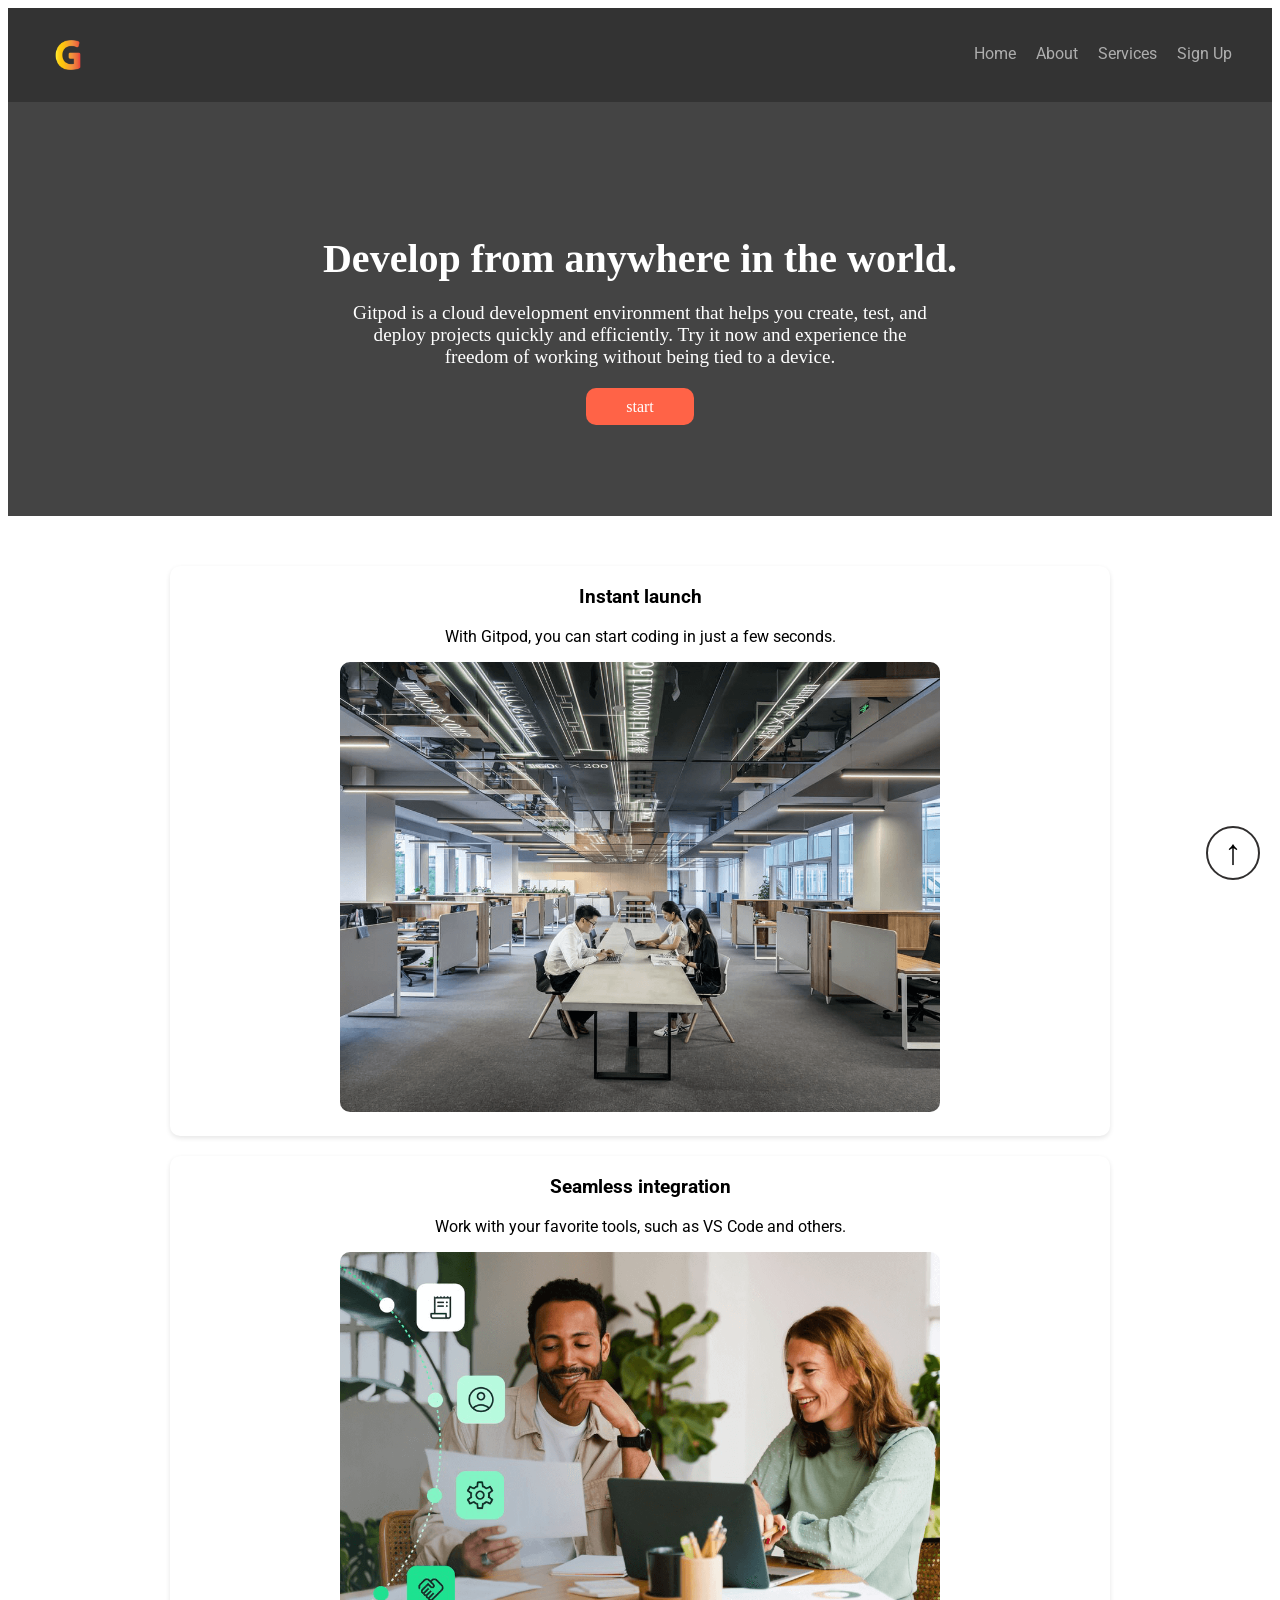
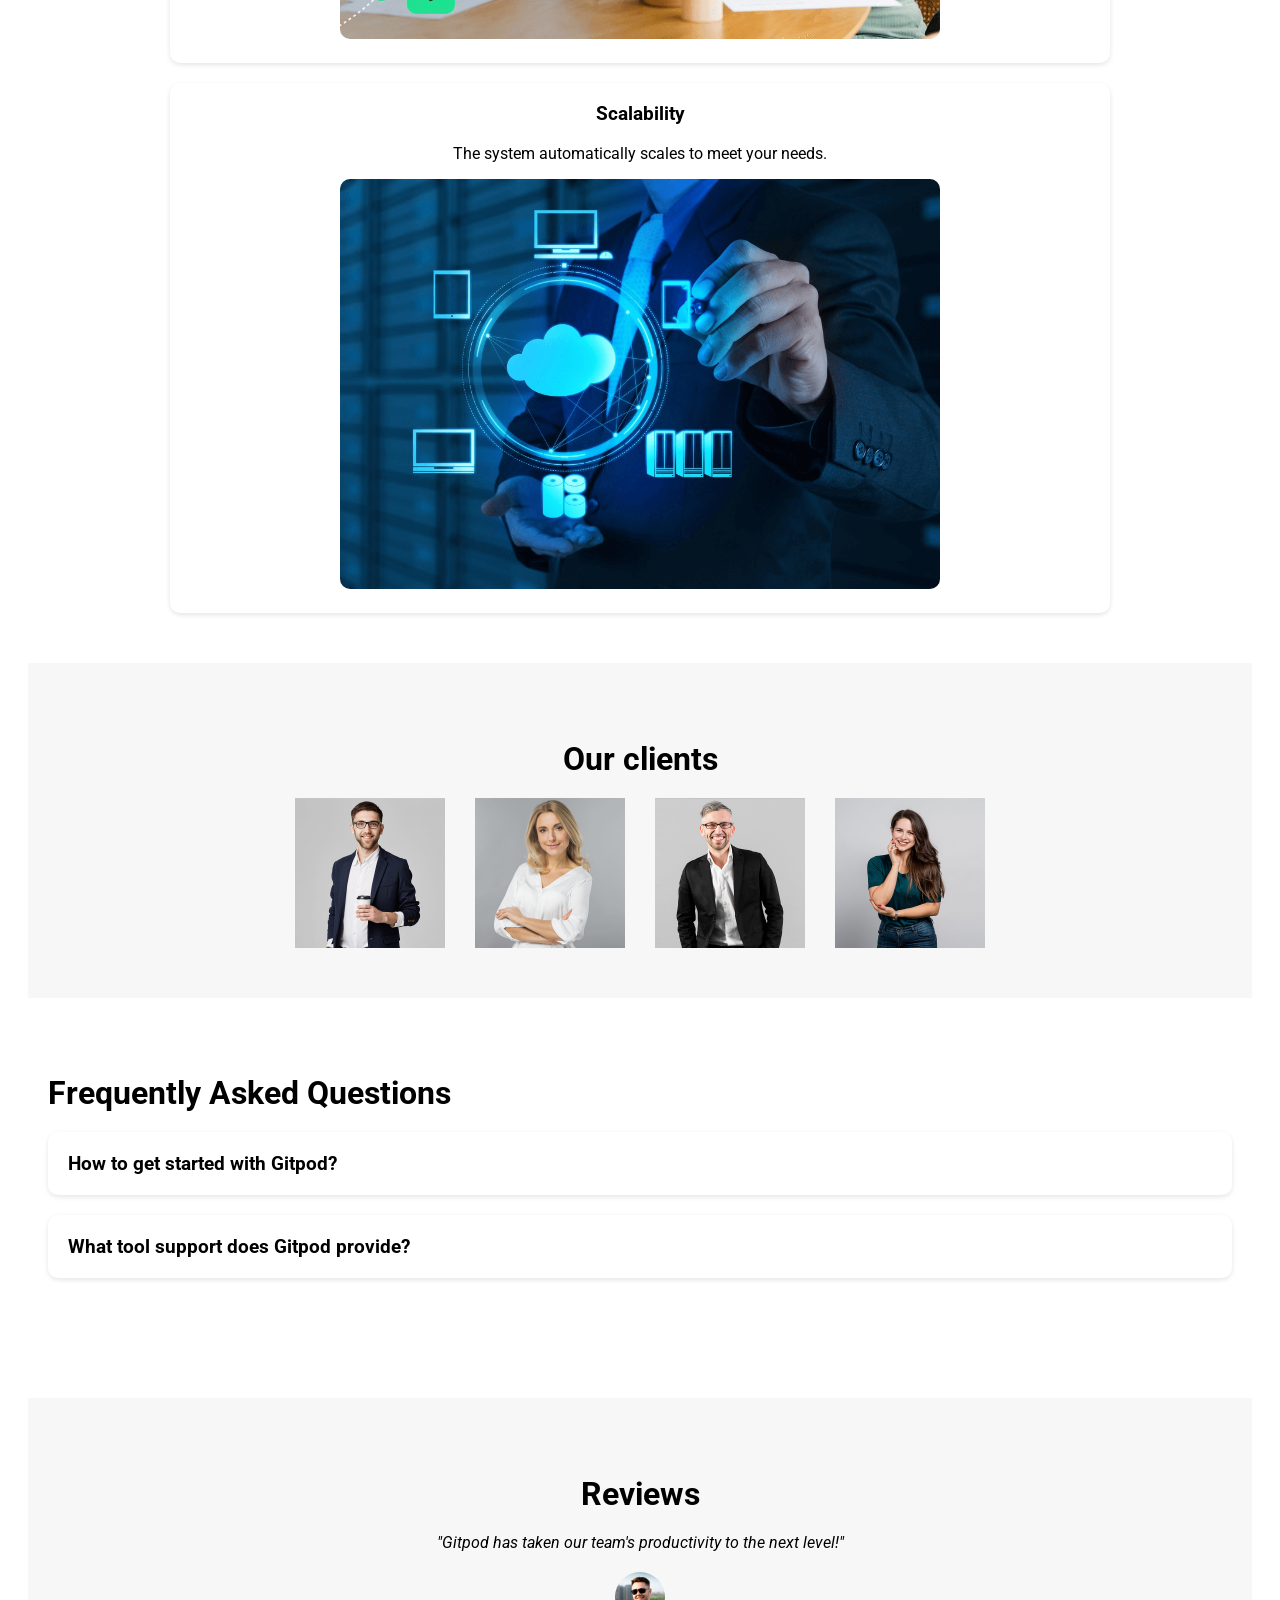
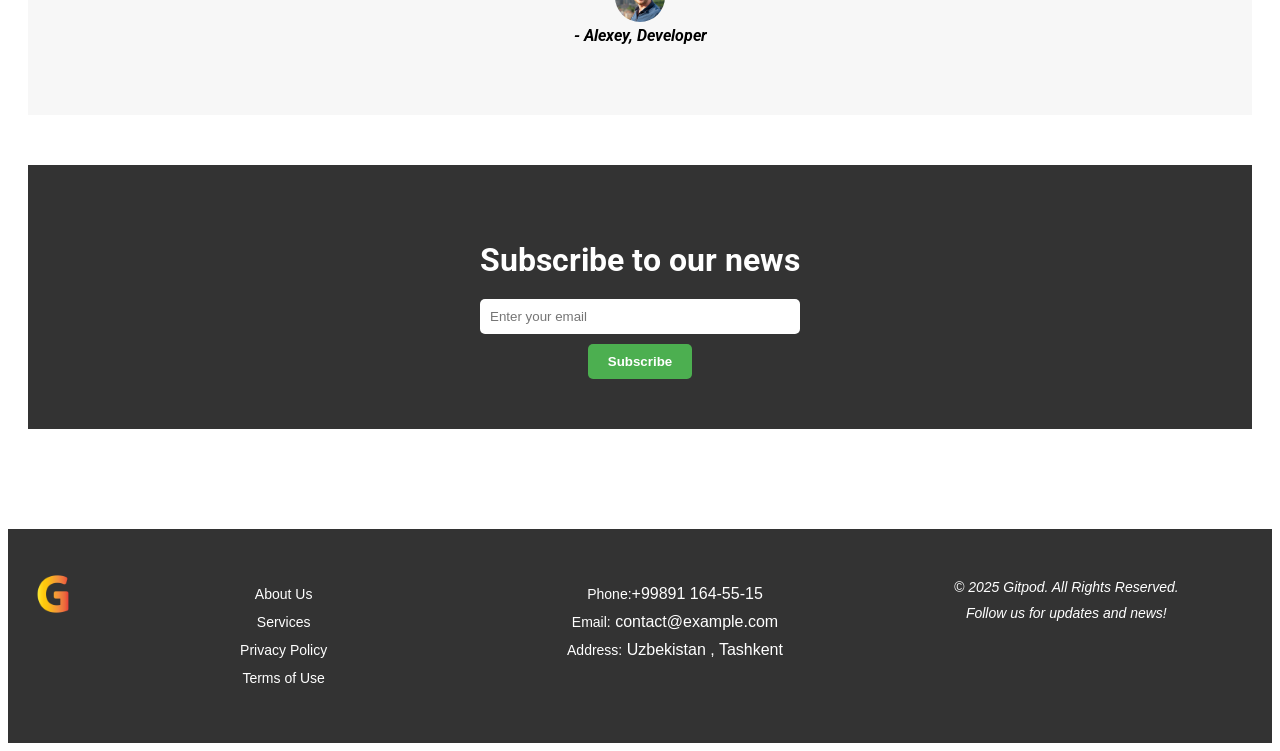
<file: about.html>
<!DOCTYPE html>
<html lang="en">

<head>
    <meta charset="UTF-8">
    <meta name="viewport" content="width=device-width, initial-scale=1.0">
    <meta name="description"
        content="This page provides detailed information about the website, company, or team. It typically includes the mission, vision, and values of the business, along with team member bios, company history, or testimonials from clients or customers.">
    <title>Gitpod - a platform for programmers</title>
    <link rel="stylesheet" href="about/style.css">
    <!-- ICON  -->
    <link rel="shortcut icon" href="./assets/svg/header-icon.svg" type="image/x-icon">

    <!-- GOOGLE FONTS  -->
    <link rel="preconnect" href="https://fonts.googleapis.com">
    <link rel="preconnect" href="https://fonts.gstatic.com" crossorigin>
    <link
        href="https://fonts.googleapis.com/css2?family=Roboto:ital,wght@0,100;0,300;0,400;0,500;0,700;0,900;1,100;1,300;1,400;1,500;1,700;1,900&display=swap"
        rel="stylesheet">

    <!-- FONT AWESOME  -->
    <link rel="stylesheet" href="https://cdnjs.cloudflare.com/ajax/libs/font-awesome/6.6.0/css/all.min.css"
        integrity="sha512-Kc323vGBEqzTmouAECnVceyQqyqdsSiqLQISBL29aUW4U/M7pSPA/gEUZQqv1cwx4OnYxTxve5UMg5GT6L4JJg=="
        crossorigin="anonymous" referrerpolicy="no-referrer" />
</head>

<body>
    <!-- HEADER -->
    
        <header>
            <div class="container__header">
                <a href="index.html" class="logo">
                    <img class="img" src="./assets/svg/header-icon.svg" alt="header-logo" />
                </a>
                <nav class="nav">

                    <ul>
                        <li><a href="index.html">Home</a></li>
                        <li><a href="about.html">About</a></li>
                        <li><a href="services.html">Services</a></li>
                        <li><a href="login.html">Sign Up</a></li>
                    </ul>

                </nav>
                <div class="burger__menu" onclick="toggleMenu()">
                    <div class="bar"></div>
                    <div class="bar"></div>
                    <div class="bar"></div>
                </div>
            </div>
        </header>

        <!-- HERO  -->
        <section id="hero" class="hero">
            <h2>Develop from anywhere in the world.</h2>
            <p>Gitpod is a cloud development environment that helps you create, test, and deploy projects quickly and
                efficiently. Try it now and experience the freedom of working without being tied to a device.
            </p>
            <a href="/navigation.html" class="cta__button">start</a>
        </section>

        <!-- MAIN  -->
        <main>
            <section id="features" class="features">
                <div>
                    <h3>Instant launch</h3>
                    <p>With Gitpod, you can start coding in just a few seconds.</p>
                    <img src="./assets/png/Main_img_2.png" alt="Feature 1" />
                </div>
                <div>
                    <h3>Seamless integration</h3>
                    <p>Work with your favorite tools, such as VS Code and others.</p>
                    <img src="./assets/png/clients.png" alt="Feature 2" />
                </div>
                <div>
                    <h3>Scalability</h3>
                    <p>The system automatically scales to meet your needs.</p>
                    <img src="./assets/png/Scalability.png" alt="Feature 3" />
                </div>
            </section>

            <!-- CLIENTS  -->
            <section id="clients" class="clients">
                <h2>Our clients</h2>
                <div class="logos">
                    <img src="./assets/png/CTO.png" alt="Client 1" />

                    <img src="./assets/png/Accountant.png" alt="Client 2" />
                    <img src="./assets/png/Chief.png" alt="Client 3" />
                    <img src="./assets/png/Product_manager.png" alt="Client 4" />
                </div>
            </section>

            <!-- FAQ  -->
            <section id="faq" class="faq">
                <h2>Frequently Asked Questions</h2>
                <div>
                    <h3>How to get started with Gitpod?</h3>
                    <p>To get started, simply register and choose the project you want to deploy.
                    </p>
                </div>
                <div>
                    <h3>What tool support does Gitpod provide?</h3>
                    <p>Gitpod supports a wide range of tools and integrations, including popular IDEs like VS Code.</p>
                </div>
            </section>

            <!-- TESTMONIALS  -->
            <section class="testimonials">
                <h2>Reviews</h2>
                <p>"Gitpod has taken our team's productivity to the next level!"</p>
                <img src="./assets/svg/man.svg" alt="developer" />
                <p class="author">- Alexey, Developer</p>
            </section>
            <!-- SUBSCRIBE  -->
            <section class="subscribe">
                <h2>Subscribe to our news</h2>
                <form id="subscribe__form">
                    <input type="email" id="email__input" placeholder="Enter your email" required>
                    <button type="submit">Subscribe</button>
                </form>
                <p id="subscribe__message" style="display: none; color: green;">You are subscribed!</p>
                <p id="error__message" style="display: none; color: red;">Please correct the field and enter a valid
                    email!</p>
            </section>
        </main>

        <!-- FOOTER  -->
        <footer class="footer">
            <div class="footer__container">
                <div class="footer__logo">
                    <img src="./assets/svg/header-icon.svg" alt="Logo" />
                </div>
                <div class="footer__links">
                    <ul>
                        <li><a href="about.html" class="text__about">About Us</a></li>
                        <li><a href="services.html" class="text__services">Services</a></li>
                        <li><a href="policy.html" class="text__privacy">Privacy Policy</a></li>
                        <li><a href="terms.html" class="text__terms">Terms of Use</a></li>
                    </ul>
                </div>
                <div class="footer__contact">
                    <ul>
                        <li><span class="text__phone">Phone:</span>+99891 164-55-15</li>
                        <li><span class="text__email">Email:</span> contact@example.com</li>
                        <li><span class="text__address">Address:</span> Uzbekistan , Tashkent</li>
                    </ul>
                </div>
                <div class="footer__extra">
                    <p class="text__footer__info">© 2025 Gitpod. All Rights Reserved.</p>
                    <p class="text__follow">Follow us for updates and news!</p>
                </div>
            </div>
        </footer>
        <div class="to__top"><span>&#8593</span></div>
    

    <!-- SCRIPT  -->
    <script src="js/about.js"></script>
</body>

</html>
</file>
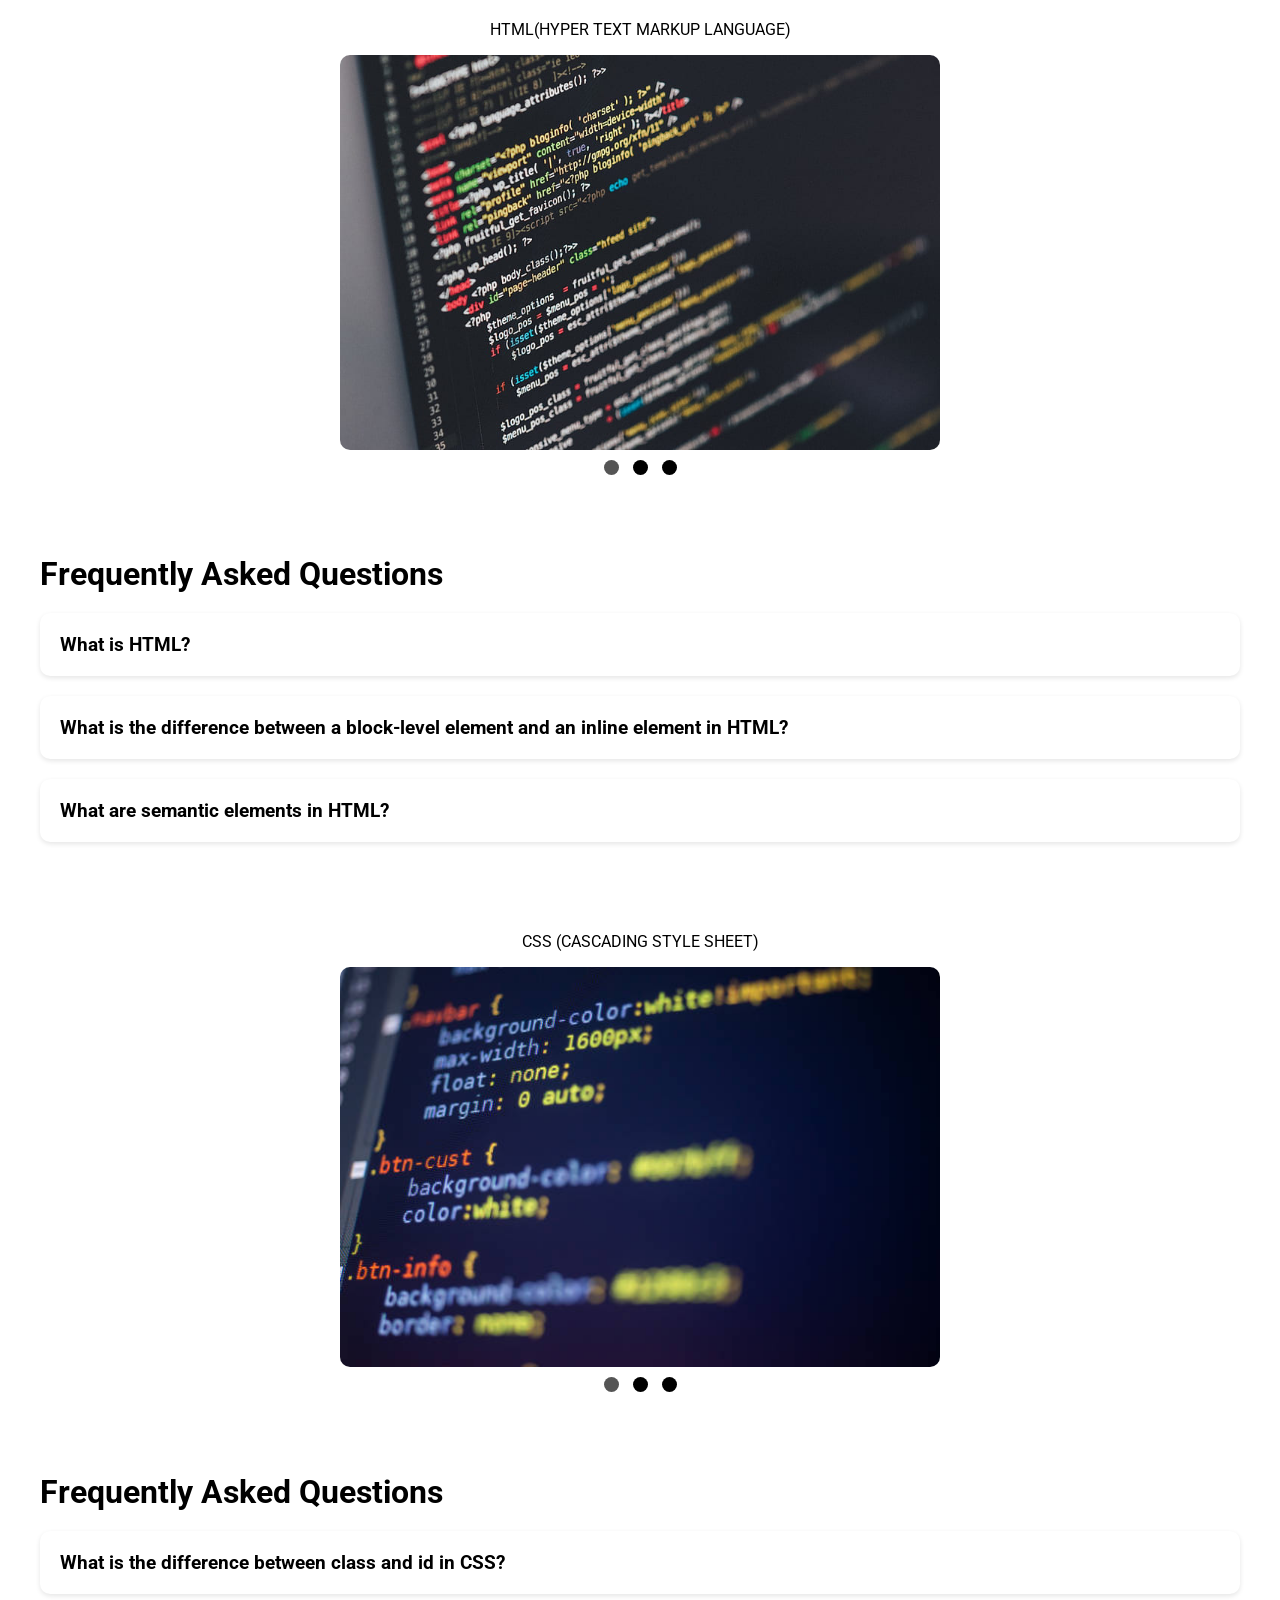
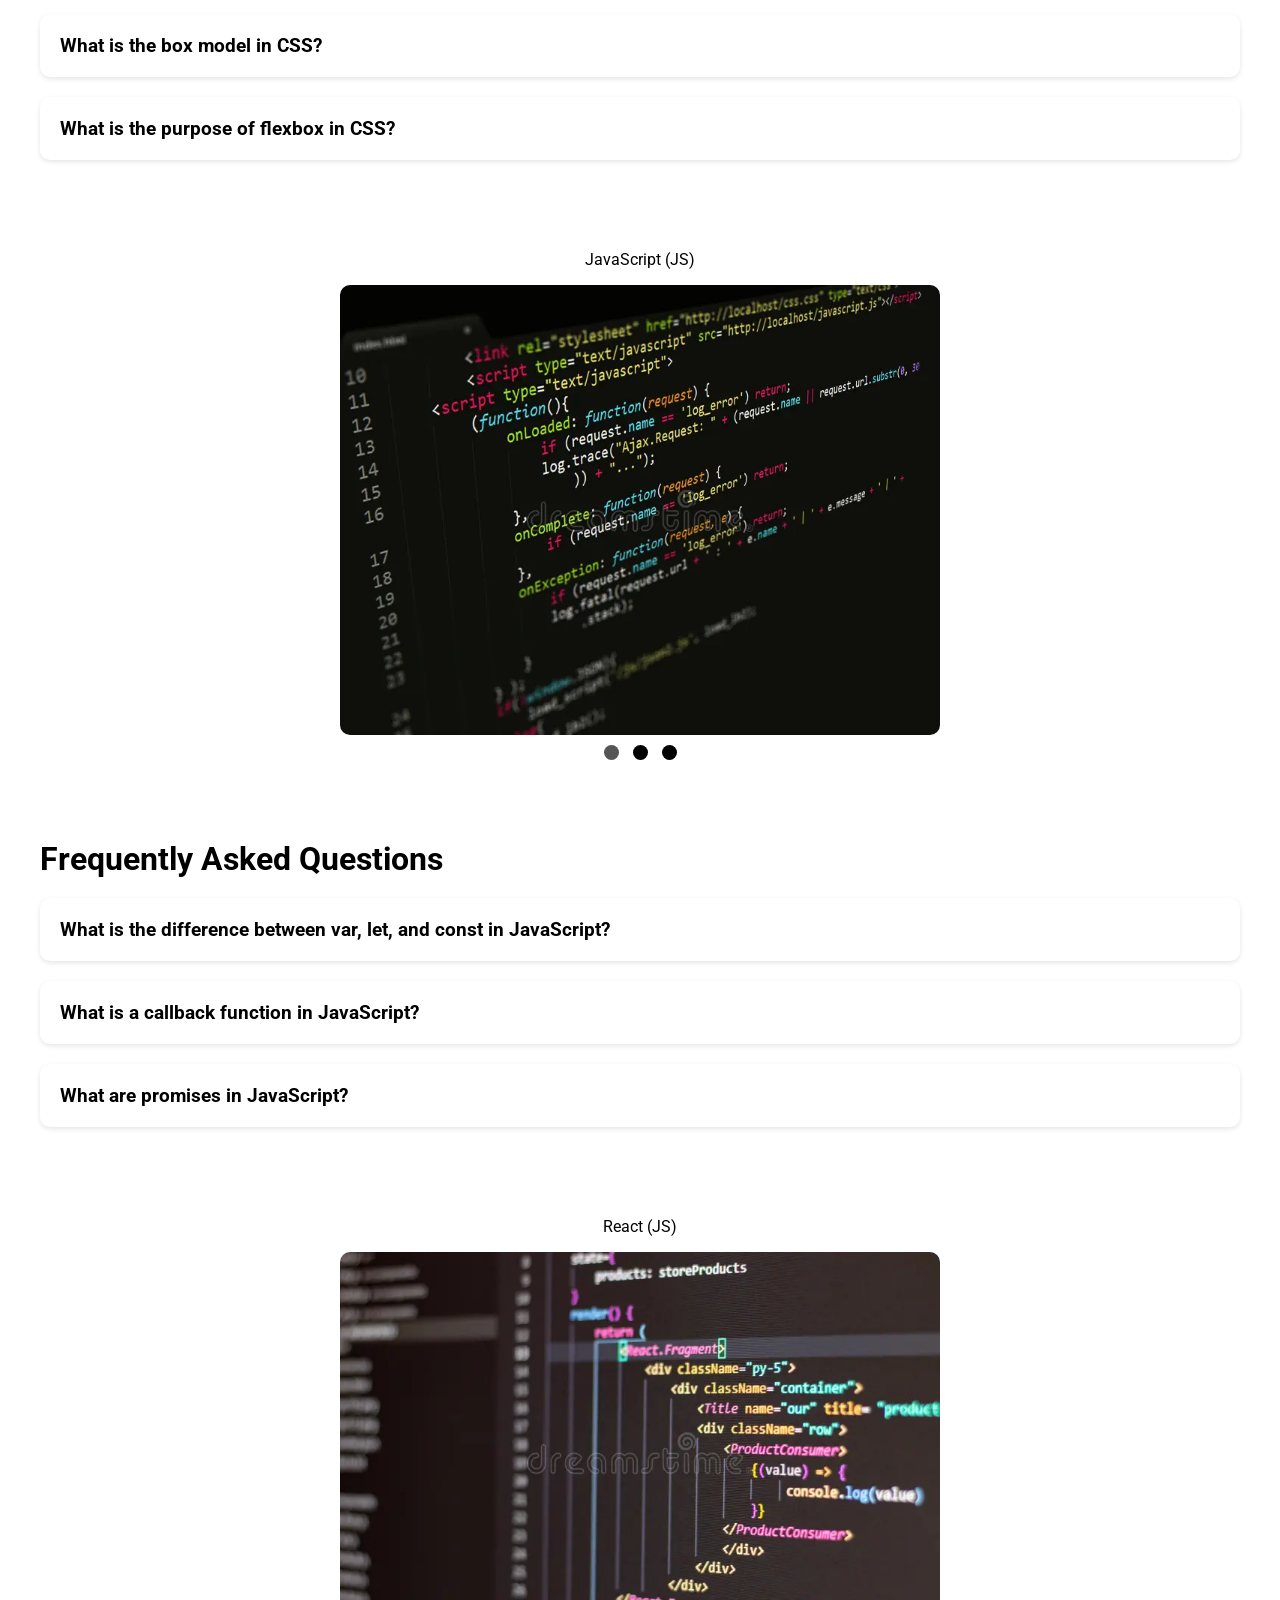
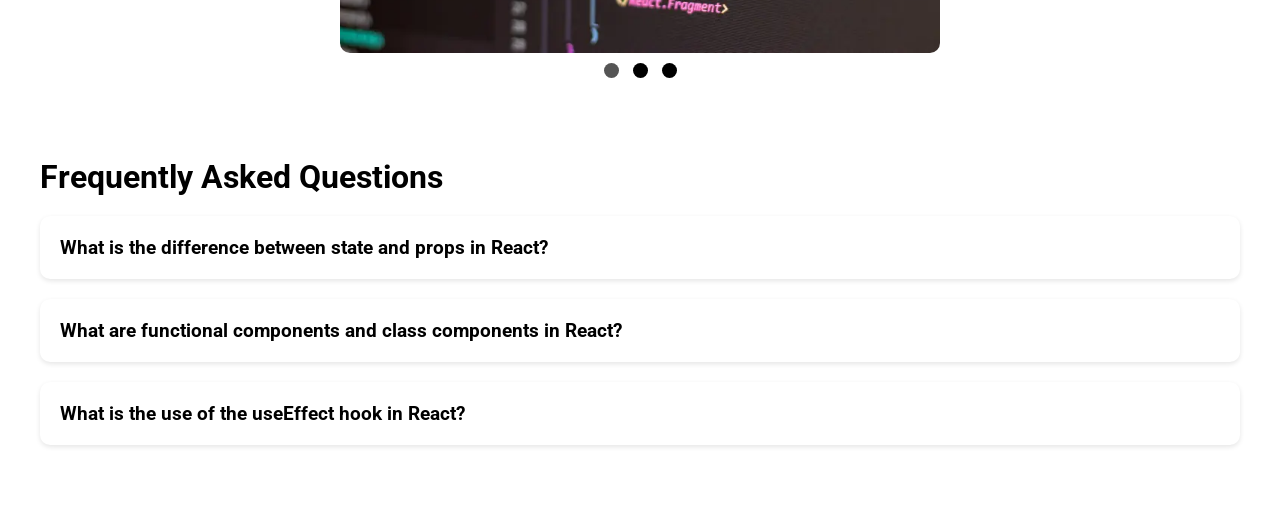
<file: info.html>
<!DOCTYPE html>
<html lang="en">

<head>
    <meta charset="UTF-8">
    <meta name="viewport" content="width=device-width, initial-scale=1.0">
    <meta name="description"
        content="This page provides additional information about the website, product, or service that may not be covered elsewhere. It might include general FAQs, support information, or an in-depth explanation of specific features.">
    <title>Gitpod - a platform for programmers</title>
    <!-- STYLE  -->
    <link rel="stylesheet" href="info/style.css">

    <!-- ICON  -->
    <link rel="shortcut icon" href="./assets/svg/header-icon.svg" type="image/x-icon">

    <!-- GOOGLE FONTS  -->
    <link rel="preconnect" href="https://fonts.googleapis.com">
    <link rel="preconnect" href="https://fonts.gstatic.com" crossorigin>
    <link
        href="https://fonts.googleapis.com/css2?family=Roboto:ital,wght@0,100;0,300;0,400;0,500;0,700;0,900;1,100;1,300;1,400;1,500;1,700;1,900&display=swap"
        rel="stylesheet">

    <!-- FONT AWESOME  -->
    <link rel="stylesheet" href="https://cdnjs.cloudflare.com/ajax/libs/font-awesome/6.6.0/css/all.min.css"
        integrity="sha512-Kc323vGBEqzTmouAECnVceyQqyqdsSiqLQISBL29aUW4U/M7pSPA/gEUZQqv1cwx4OnYxTxve5UMg5GT6L4JJg=="
        crossorigin="anonymous" referrerpolicy="no-referrer" />
</head>

<body>
    <!-- MAIN  -->
    <main>
        <div class="carousel__container">
            <p>HTML(HYPER TEXT MARKUP LANGUAGE)</p>
            <div id="carousel1" class="carousel">
                <div class="carousel__images">
                    <img src="./assets/png/html-1.png" alt="Image 1" />
                    <img src="./assets/png/html-2.png" alt="Image 2" />
                    <img src="./assets/png/slide-1.png" alt="Image 3" />
                </div>
                <div class="carousel__dots">
                    <span class="dot" onclick="currentSlide(1, 1)"></span>
                    <span class="dot" onclick="currentSlide(2, 1)"></span>
                    <span class="dot" onclick="currentSlide(3, 1)"></span>
                </div>
            </div>
        </div>




        <!-- FAQ  1 -->
        <section id="faq1" class="faq">
            <h2>Frequently Asked Questions</h2>
            <div>
                <h3>What is HTML?</h3>
                <p>HTML (HyperText Markup Language) is the standard language used to create and structure web pages. It
                    defines the content of a webpage using elements like headings, paragraphs, links, images, and
                    multimedia.</p>
            </div>
            <div>
                <h3>What is the difference between a block-level element and an inline element in HTML?</h3>
                <p>A block-level element takes up the full width available, starting on a new line and stretching as far
                    as its container allows.</p>
            </div>
            <div>
                <h3>What are semantic elements in HTML?</h3>
                <p>Semantic elements in HTML are those that clearly describe their meaning to both the browser and the
                    developer.</p>
            </div>
        </section>
        <div class="carousel__container">
            <p>CSS (CASCADING STYLE SHEET)</p>
            <div id="carousel2" class="carousel">
                <div class="carousel__images">
                    <img src="./assets/png/css-1.png" alt="Image 1" />
                    <img src="./assets/png/css-2.png" alt="Image 2" />
                    <img src="./assets/png/slide-3.png" alt="Image 3" />
                </div>
                <div class="carousel__dots">
                    <span class="dot" onclick="currentSlide(1, 2)"></span>
                    <span class="dot" onclick="currentSlide(2, 2)"></span>
                    <span class="dot" onclick="currentSlide(3, 2)"></span>
                </div>
            </div>
        </div>

        <!-- FAQ  2 -->
        <section id="faq2" class="faq">
            <h2>Frequently Asked Questions</h2>
            <div>
                <h3> What is the difference between class and id in CSS?</h3>
                <p>class is used to select multiple elements on a page, and it can be applied to any number of elements.
                    It is selected in CSS using a period (.) followed by the class name. Example: .myClass.
                    id is used to select a single unique element on a page. An id should be used only once per page. It
                    is selected in CSS using a hash (#) followed by the id name. Example: #myId.</p>
            </div>
            <div>
                <h3>What is the box model in CSS?</h3>
                <p>The CSS box model describes how the elements on a webpage are structured. Every HTML element is
                    considered as a box with the following properties:

                    Content: The actual content of the element (e.g., text or images).
                    Padding: The space between the content and the border. It adds internal spacing inside the box.
                    Border: The edge of the element, which surrounds the padding (if any).
                    Margin: The space outside the border. It adds external spacing between the element and surrounding
                    elements.
                </p>
            </div>
            <div>
                <h3> What is the purpose of flexbox in CSS?</h3>
                <p>Flexbox (Flexible Box Layout) is a layout model in CSS that makes it easier to design flexible and
                    responsive layouts. It allows elements to be arranged in rows or columns, and it provides the
                    ability to distribute space dynamically between items, even when their sizes are unknown or dynamic.
                </p>
            </div>
        </section>

        <!-- Carousel 3 -->
        <div class="carousel__container">
            <p>JavaScript (JS)</p>
            <div id="carousel3" class="carousel">
                <div class="carousel__images">
                    <img src="./assets/png/js-1.png" alt="Image 1" />
                    <img src="./assets/png/js-2.png" alt="Image 2" />
                    <img src="./assets/png/slide-2.png" alt="Image 3" />
                </div>
                <div class="carousel__dots">
                    <span class="dot" onclick="currentSlide(1, 3)"></span>
                    <span class="dot" onclick="currentSlide(2, 3)"></span>
                    <span class="dot" onclick="currentSlide(3, 3)"></span>
                </div>
            </div>
        </div>
        <!-- FAQ  3 -->
        <section id="faq3" class="faq">
            <h2>Frequently Asked Questions</h2>
            <div>
                <h3> What is the difference between var, let, and const in JavaScript?</h3>
                <p>var: Declares a variable that is function-scoped or globally scoped. Variables declared with var can
                    be re-declared and updated within their scope.
                    let: Declares a block-scoped variable that can be updated but not re-declared within the same scope.
                    const: Declares a block-scoped variable whose value cannot be re-assigned after its initial
                    assignment.</p>
            </div>
            <div>
                <h3> What is a callback function in JavaScript?</h3>
                <p> A callback function is a function that is passed as an argument to another function and is executed
                    after the completion of that function's execution. Callback functions are often used in asynchronous
                    operations, such as handling events, reading files, or making HTTP requests.</p>
            </div>
            <div>
                <h3>What are promises in JavaScript?</h3>
                <p>A promise in JavaScript is an object representing the eventual completion (or failure) of an
                    asynchronous operation. It allows you to write cleaner, more readable code when dealing with
                    asynchronous tasks such as API requests, file handling, etc.

                    A promise can be in one of three states:

                    Pending: The operation is still in progress.
                    Fulfilled: The operation completed successfully.
                    Rejected: The operation failed.</p>
            </div>
        </section>

        <!-- carousel 4 -->

        <div class="carousel__container">
            <p>React (JS)</p>
            <div id="carousel4" class="carousel">
                <div class="carousel__images">
                    <img src="./assets/png/react-1.png" alt="Image 1" />
                    <img src="./assets/png/react-2.png" alt="Image 2" />
                    <img src="./assets/png/slide-4.png" alt="Image 3" />
                </div>
                <div class="carousel__dots">
                    <span class="dot" onclick="currentSlide(1, 3)"></span>
                    <span class="dot" onclick="currentSlide(2, 3)"></span>
                    <span class="dot" onclick="currentSlide(3, 3)"></span>
                </div>
            </div>
        </div>
        <!-- FAQ  -->
        <section id="faq4" class="faq">
            <h2>Frequently Asked Questions</h2>
            <div>
                <h3> What is the difference between state and props in React?</h3>
                <p>State is a built-in object in React components that allows components to track and manage their
                    internal data or state. It is mutable, meaning you can update it using the setState method (class
                    components) or the useState hook (functional components). The state directly affects the component's
                    behavior and rendering.
                    Props (short for "properties") are read-only objects passed from a parent component to a child
                    component. They allow data to flow from the parent to the child and are immutable in the child
                    component. Props are used to pass information like data, functions, or event handlers to child
                    components.</p>
            </div>
            <div>
                <h3> What are functional components and class components in React?</h3>
                <p>Functional components are simpler components written as JavaScript functions. They accept props as
                    arguments and return JSX, which is rendered by React. Functional components were stateless before
                    React introduced hooks, but now they can also manage state and side effects.</p>
            </div>
            <div>
                <h3> What is the use of the useEffect hook in React?</h3>
                <p>The useEffect hook in React is used to perform side effects in functional components. Side effects
                    are operations that interact with the outside world, such as fetching data, updating the DOM, or
                    setting up subscriptions. It replaces lifecycle methods such as componentDidMount,
                    componentDidUpdate, and componentWillUnmount in class components.</p>
            </div>
        </section>
    </main>

    <!-- SCRIPT  -->
    <script src="js/info.js"></script>
</body>

</html>
</file>
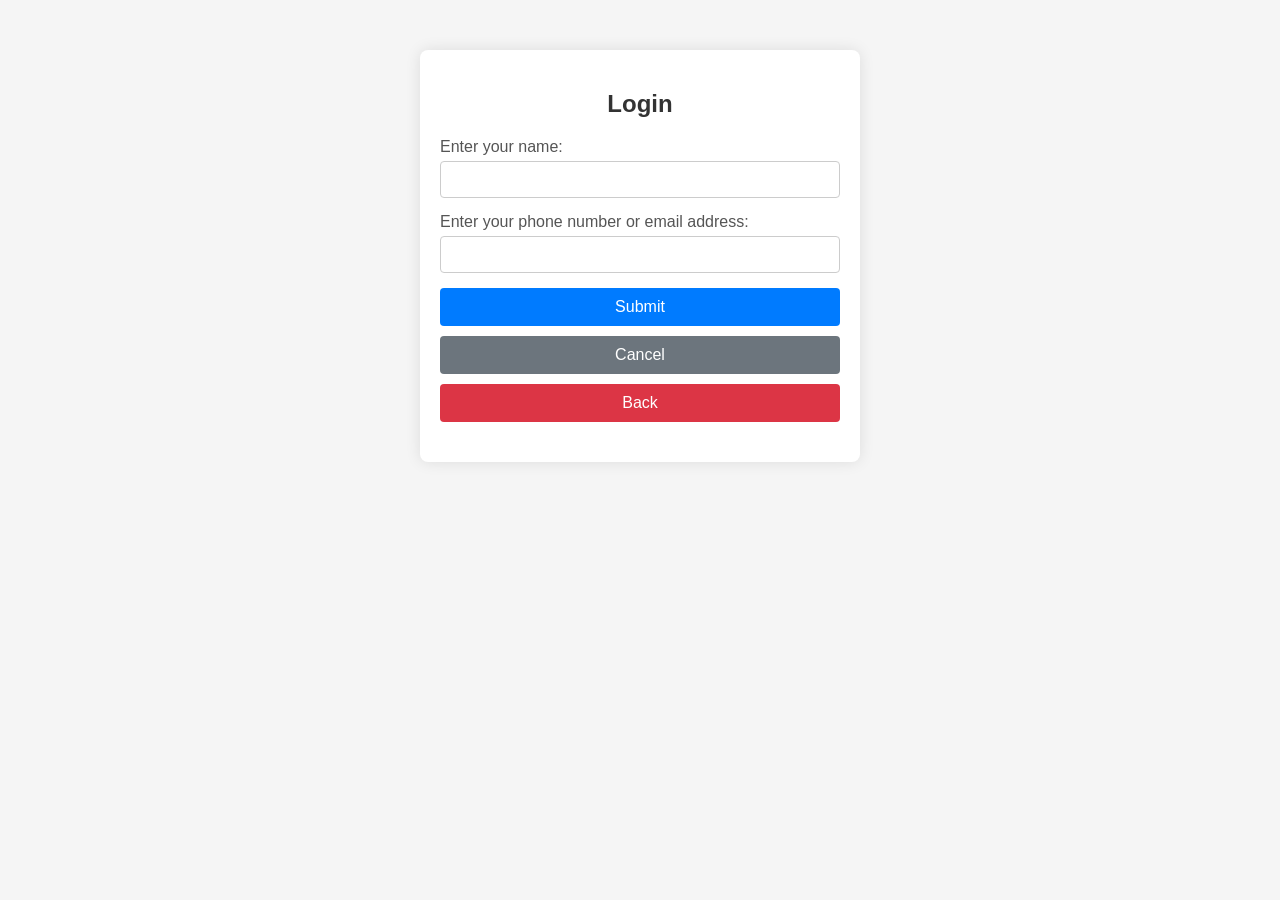
<file: login.html>
<!DOCTYPE html>
<html lang="en">

<head>
    <meta charset="UTF-8">
    <meta name="viewport" content="width=device-width, initial-scale=1.0">
    <meta name="description"
        content=" This page contains a login form for users to enter their credentials (username or email and password) to access restricted areas of the website. It may also include options for password recovery or links to create a new account.">
    <title>Gitpod - a platform for programmers</title>
    <!-- STYLE  -->
    <link rel="stylesheet" href="login/style.css">

    <!-- ICON  -->
    <link rel="shortcut icon" href="./assets/svg/header-icon.svg" type="image/x-icon">

    <!-- GOOGLE FONTS  -->
    <link rel="preconnect" href="https://fonts.googleapis.com">
    <link rel="preconnect" href="https://fonts.gstatic.com" crossorigin>
    <link
        href="https://fonts.googleapis.com/css2?family=Roboto:ital,wght@0,100;0,300;0,400;0,500;0,700;0,900;1,100;1,300;1,400;1,500;1,700;1,900&display=swap"
        rel="stylesheet">

    <!-- FONT AWESOME  -->
    <link rel="stylesheet" href="https://cdnjs.cloudflare.com/ajax/libs/font-awesome/6.6.0/css/all.min.css"
        integrity="sha512-Kc323vGBEqzTmouAECnVceyQqyqdsSiqLQISBL29aUW4U/M7pSPA/gEUZQqv1cwx4OnYxTxve5UMg5GT6L4JJg=="
        crossorigin="anonymous" referrerpolicy="no-referrer" />
</head>

<body>
    <!-- LOGIN CONTAINER  -->
    <div class="login__container">
        <h2>Login</h2>
        <form id="loginForm" method="post">
            <label for="name">Enter your name:</label>
            <input type="text" id="name" name="name" required>

            <label for="contact">Enter your phone number or email address:</label>
            <input type="text" id="contact" name="contact" required>

            <button type="submit">Submit</button>
            <button type="button" id="cancelButton">Cancel</button>
            <button type="button" id="backButton">Back</button>
        </form>
        <p id="message"></p>
    </div>
    <!-- SCRIPT  -->
    <script src="js/login.js"></script>
</body>

</html>
</file>
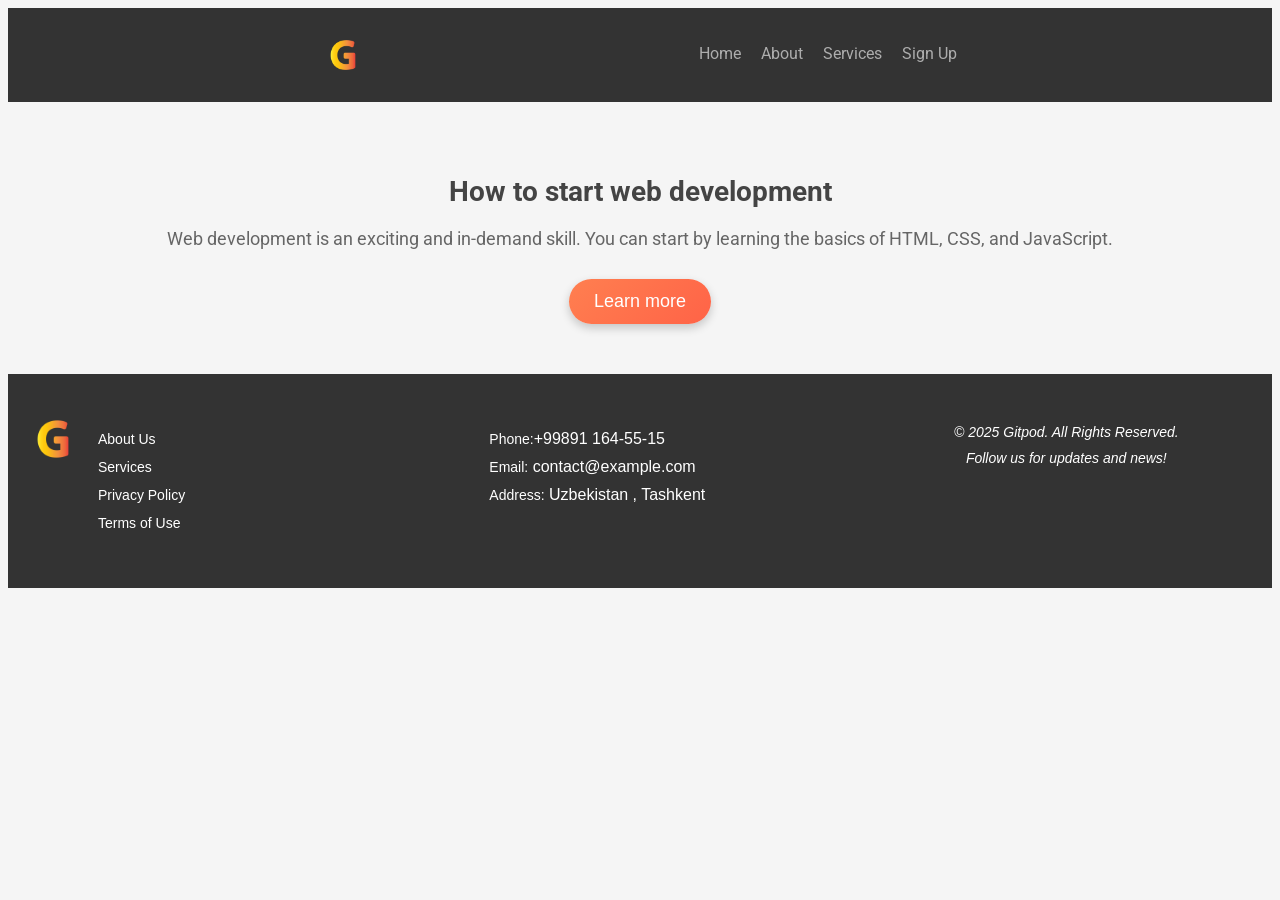
<file: navigation.html>
<!DOCTYPE html>
<html lang="ru">

<head>
    <meta charset="UTF-8">
    <meta name="viewport" content="width=device-width, initial-scale=1.0">
    <meta name="description"
        content="This page manages or demonstrates the site's navigation structure. It may include a menu with links to various sections of the website and could feature dropdown menus or navigation logic. It may also serve as a template or component file for the site's navigation system.">
    <title>Gitpod - a platform for programmers</title>

    <!-- STYLE  -->
    <link rel="stylesheet" href="navigation/style.css">

    <!-- ICON  -->
    <link rel="shortcut icon" href="./assets/svg/header-icon.svg" type="image/x-icon">

    <!-- GOOGLE FONTS  -->
    <link rel="preconnect" href="https://fonts.googleapis.com">
    <link rel="preconnect" href="https://fonts.gstatic.com" crossorigin>
    <link
        href="https://fonts.googleapis.com/css2?family=Roboto:ital,wght@0,100;0,300;0,400;0,500;0,700;0,900;1,100;1,300;1,400;1,500;1,700;1,900&display=swap"
        rel="stylesheet">

    <!-- FONT AWESOME  -->
    <link rel="stylesheet" href="https://cdnjs.cloudflare.com/ajax/libs/font-awesome/6.0.0-beta3/css/all.min.css">
</head>

<body>
    <div class="container">
        <!-- HEADER  -->
        <header>
            <a href="/index.html" class="logo">
                <img class="img" src="./assets/svg/header-icon.svg" alt="header-logo" />
            </a>
            <nav class="nav">

                <ul>
                    <li><a href="index.html">Home</a></li>
                    <li><a href="about.html">About</a></li>
                    <li><a href="services.html">Services</a></li>
                    <li><a href="login.html">Sign Up</a></li>
                </ul>

            </nav>
            <div class="burger__menu" onclick="toggleMenu()">
                <div class="bar"></div>
                <div class="bar"></div>
                <div class="bar"></div>
            </div>
        </header>

        <!-- MAIN  -->
        <main class="main">

            <!-- INTRO  -->
            <section id="intro" class="intro">
                <h2>How to start web development</h2>
                <p>Web development is an exciting and in-demand skill. You can start by learning the basics of HTML,
                    CSS,
                    and JavaScript.</p>
                <button id="start__button">Learn more</button>
            </section>

            <!-- NEW-SECTION  -->
            <section id="new__section" class="hidden">
                <h2>Useful resources for learning web development</h2>
                <ul>
                    <li><a href="https://developer.mozilla.org/ru/" target="_blank">MDN Web Docs</a> — An excellent
                        resource
                        for learning HTML, CSS, and JavaScript.</li>
                    <li><a href="https://www.w3schools.com/" target="_blank">W3Schools</a> — Tutorials on various web
                        technologies.</li>
                    <li><a href="https://www.freecodecamp.org/" target="_blank">freeCodeCamp</a> — Interactive courses
                        and
                        practical exercises.</li>
                    <li><a href="https://css-tricks.com/" target="_blank">CSS-Tricks</a> — Articles and guides on CSS
                        and
                        frontend development.</li>
                    <li><a href="https://stackoverflow.com/" target="_blank">Stack Overflow</a> — A community of
                        developers
                        where you can ask questions and find solutions.</li>
                </ul>
                <p>These resources will help you deepen your knowledge and start building your own projects.</p>
            </section>
        </main>

        <!-- FOOTER  -->
        <footer class="footer">
            <div class="footer__container">
                <div class="footer__logo">
                    <img src="./assets/svg/header-icon.svg" alt="Logo" />
                </div>
                <div class="footer__links">
                    <ul>
                        <li><a href="about.html" class="text__about">About Us</a></li>
                        <li><a href="services.html" class="text__services">Services</a></li>
                        <li><a href="policy.html" class="text__privacy">Privacy Policy</a></li>
                        <li><a href="terms.html" class="text__terms">Terms of Use</a></li>
                    </ul>
                </div>
                <div class="footer__contact">
                    <ul>
                        <li><span class="text__phone">Phone:</span>+99891 164-55-15</li>
                        <li><span class="text__email">Email:</span> contact@example.com</li>
                        <li><span class="text__address">Address:</span> Uzbekistan , Tashkent</li>
                    </ul>
                </div>
                <div class="footer__extra">
                    <p class="text__footer__info">© 2025 Gitpod. All Rights Reserved.</p>
                    <p class="text__follow">Follow us for updates and news!</p>
                </div>
            </div>
        </footer>
    </div>
    <!-- SCRIPT  -->
    <script src="js/navigation.js"></script>

</body>

</html>
</file>
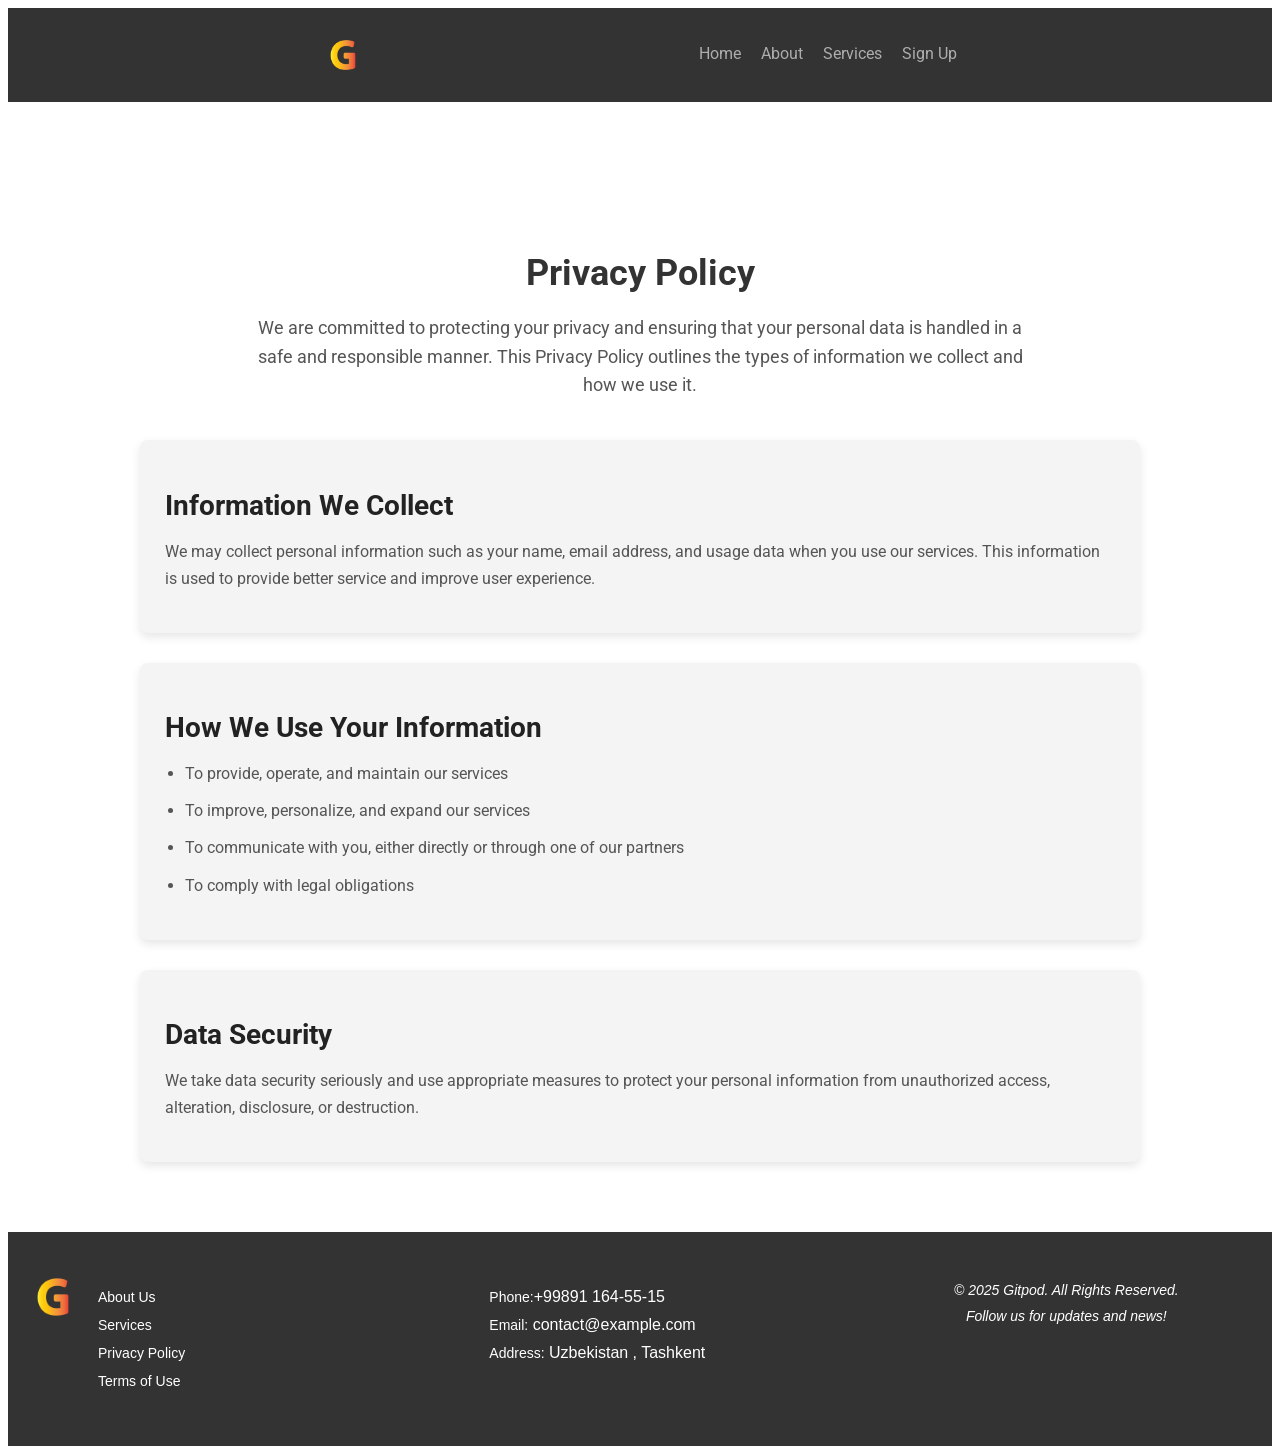
<file: policy.html>
<!DOCTYPE html>
<html lang="en">

<head>
  <meta charset="UTF-8">
  <meta name="viewport" content="width=device-width, initial-scale=1.0">
  <meta name="description"
    content=" The Privacy Policy page outlines how the website collects, uses, and protects user data. It includes details on data storage, third-party sharing, cookies, and user rights regarding their personal information.">
  <title>Gitpod - a platform for programmers</title>

  <!-- STYLE  -->
  <link rel="stylesheet" href="policy/style.css">

  <!-- ICON  -->
  <link rel="shortcut icon" href="./assets/svg/header-icon.svg" type="image/x-icon">

  <!-- GOOGLE FONTS  -->
  <link rel="preconnect" href="https://fonts.googleapis.com">
  <link rel="preconnect" href="https://fonts.gstatic.com" crossorigin>
  <link
    href="https://fonts.googleapis.com/css2?family=Roboto:ital,wght@0,100;0,300;0,400;0,500;0,700;0,900;1,100;1,300;1,400;1,500;1,700;1,900&display=swap"
    rel="stylesheet">

  <!-- FONT AWESOME  -->
  <link rel="stylesheet" href="https://cdnjs.cloudflare.com/ajax/libs/font-awesome/6.6.0/css/all.min.css"
    integrity="sha512-Kc323vGBEqzTmouAECnVceyQqyqdsSiqLQISBL29aUW4U/M7pSPA/gEUZQqv1cwx4OnYxTxve5UMg5GT6L4JJg=="
    crossorigin="anonymous" referrerpolicy="no-referrer" />
</head>

<body>
  <!-- HEADER  -->
  <header>
    <a href="/index.html" class="logo">
      <img class="img" src="./assets/svg/header-icon.svg" alt="header-logo" />
    </a>
    <nav class="nav">

      <ul>
        <li><a href="index.html">Home</a></li>
        <li><a href="about.html">About</a></li>
        <li><a href="services.html">Services</a></li>
        <li><a href="login.html">Sign Up</a></li>
      </ul>

    </nav>
    <div class="burger__menu" onclick="toggleMenu()">
      <div class="bar"></div>
      <div class="bar"></div>
      <div class="bar"></div>
    </div>
  </header>

  <!-- MAIN  -->
  <main>
    <!-- PRIVACY-POLICY-SECTION  -->
    <section class="privacy__policy__section">
      <h1>Privacy Policy</h1>
      <p class="policy__intro">We are committed to protecting your privacy and ensuring that your personal data is
        handled in a safe and responsible manner. This Privacy Policy outlines the types of information we collect and
        how we use it.</p>

      <div class="policy__content">
        <article>
          <h2>Information We Collect</h2>
          <p>We may collect personal information such as your name, email address, and usage data when you use our
            services. This information is used to provide better service and improve user experience.</p>
        </article>

        <article>
          <h2>How We Use Your Information</h2>
          <ul>
            <li>To provide, operate, and maintain our services</li>
            <li>To improve, personalize, and expand our services</li>
            <li>To communicate with you, either directly or through one of our partners</li>
            <li>To comply with legal obligations</li>
          </ul>
        </article>

        <article>
          <h2>Data Security</h2>
          <p>We take data security seriously and use appropriate measures to protect your personal information from
            unauthorized access, alteration, disclosure, or destruction.</p>
        </article>
      </div>

    </section>
  </main>




  <!-- FOOTER  -->
  <footer class="footer">
    <div class="footer__container">
      <div class="footer__logo">
        <img src="./assets/svg/header-icon.svg" alt="Logo" />
      </div>
      <div class="footer__links">
        <ul>
          <li><a href="about.html" class="text__about">About Us</a></li>
          <li><a href="services.html" class="text__services">Services</a></li>
          <li><a href="policy.html" class="text__privacy">Privacy Policy</a></li>
          <li><a href="terms.html" class="text__terms">Terms of Use</a></li>
        </ul>
      </div>
      <div class="footer__contact">
        <ul>
          <li><span class="text__phone">Phone:</span>+99891 164-55-15</li>
          <li><span class="text__email">Email:</span> contact@example.com</li>
          <li><span class="text__address">Address:</span> Uzbekistan , Tashkent</li>
        </ul>
      </div>
      <div class="footer__extra">
        <p class="text__footer__info">© 2025 Gitpod. All Rights Reserved.</p>
        <p class="text__follow">Follow us for updates and news!</p>
      </div>
    </div>
  </footer>
  <!-- SCRIPT  -->
  <script src="js/policy.js"></script>

</body>

</html>
</file>
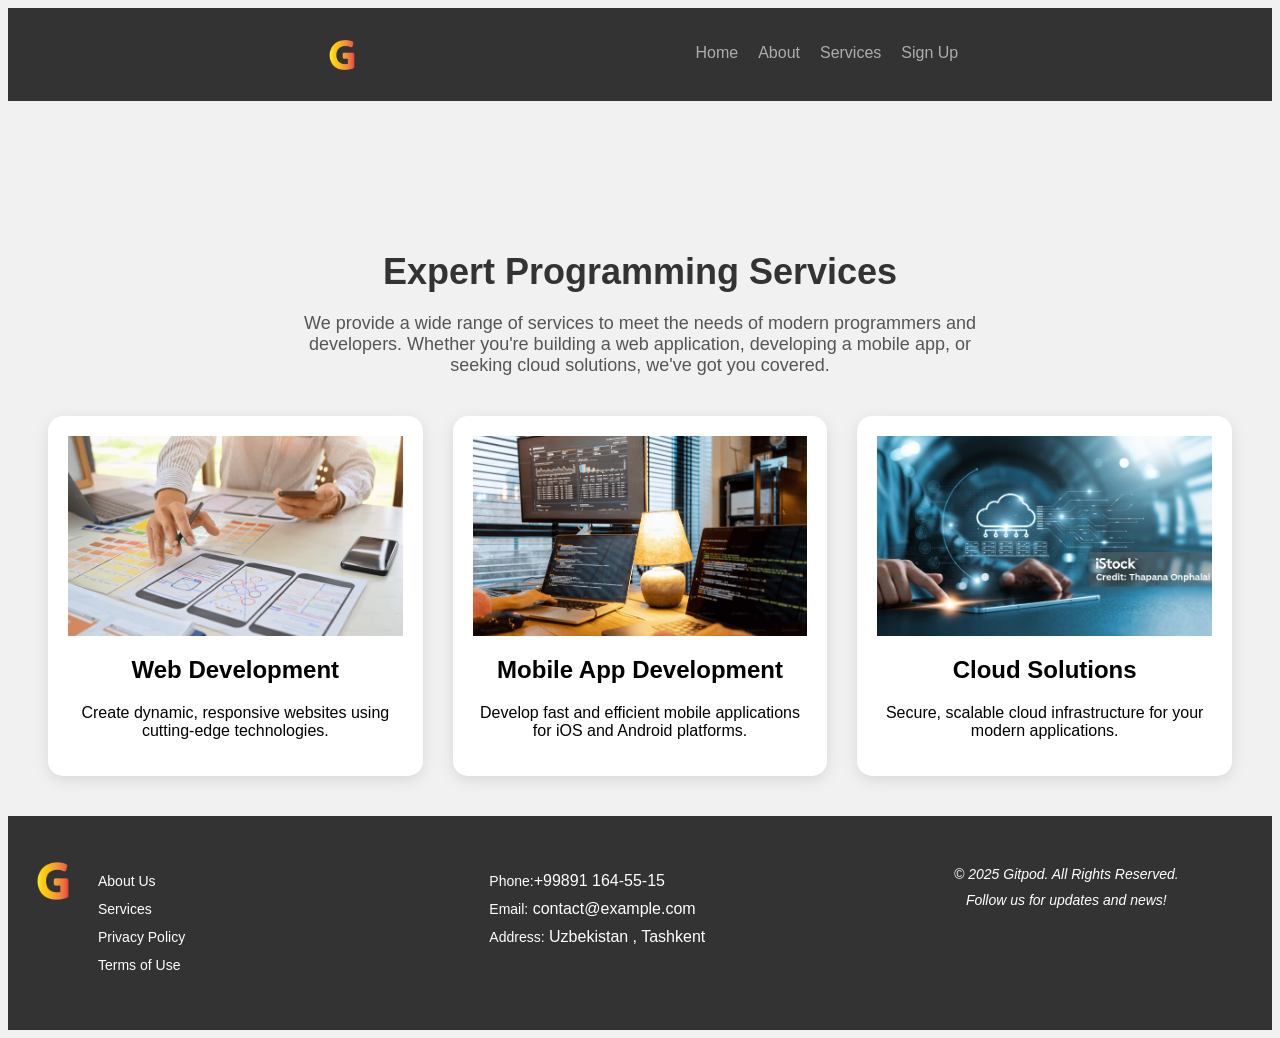
<file: services.html>
<!DOCTYPE html>
<html lang="en">

<head>
    <meta charset="UTF-8">
    <meta name="viewport" content="width=device-width, initial-scale=1.0">
    <meta name="description"
        content="The Services page lists and describes the various services or products offered by the website or company. Each service may be displayed with an accompanying image or icon, a brief description, and a call-to-action for visitors to learn more or get in touch.">
    <title>Gitpod - a platfrom for programmers</title>
    <!-- STYLE  -->
    <link rel="stylesheet" href="services/style.css">
    <!-- ICON  -->
    <link rel="shortcut icon" href="./assets/svg/header-icon.svg" type="image/x-icon">

    <!-- GOOGLE FONTS  -->
    <link rel="preconnect" href="https://fonts.googleapis.com">
    <link rel="preconnect" href="https://fonts.gstatic.com" crossorigin>
    <link
        href="https://fonts.googleapis.com/css2?family=Roboto:ital,wght@0,100;0,300;0,400;0,500;0,700;0,900;1,100;1,300;1,400;1,500;1,700;1,900&display=swap"
        rel="stylesheet">

    <!-- FONT AWESOME  -->
    <link rel="stylesheet" href="https://cdnjs.cloudflare.com/ajax/libs/font-awesome/6.6.0/css/all.min.css"
        integrity="sha512-Kc323vGBEqzTmouAECnVceyQqyqdsSiqLQISBL29aUW4U/M7pSPA/gEUZQqv1cwx4OnYxTxve5UMg5GT6L4JJg=="
        crossorigin="anonymous" referrerpolicy="no-referrer" />
</head>

<body>
    <div class="container">
        <!-- HEADER  -->
        <header>
            <a href="/index.html" class="logo">
                <img class="img" src="./assets/svg/header-icon.svg" alt="header-logo" />
            </a>
            <nav class="nav">

                <ul>
                    <li><a href="index.html">Home</a></li>
                    <li><a href="about.html">About</a></li>
                    <li><a href="services.html">Services</a></li>
                    <li><a href="login.html">Sign Up</a></li>
                </ul>

            </nav>
            <div class="burger__menu" onclick="toggleMenu()">
                <div class="bar"></div>
                <div class="bar"></div>
                <div class="bar"></div>
            </div>
        </header>
        <!-- MAIN  -->
        <main>
            <!-- SERVICES-SECTION  -->
            <section class="services__section hidden__item">
                <h1>Expert Programming Services</h1>
                <p class="main__description">We provide a wide range of services to meet the needs of modern programmers
                    and developers. Whether you're building a web application, developing a mobile app, or seeking cloud
                    solutions, we've got you covered.</p>

                <div class="services__grid">
                    <div class="service__card">
                        <div class="icon__container">
                            <img src="./assets/png/card-1.png" alt="Web Development Icon" class="service__icon" />
                        </div>
                        <h2>Web Development</h2>
                        <p>Create dynamic, responsive websites using cutting-edge technologies.</p>
                    </div>
                    <div class="service__card">
                        <div class="icon__container">
                            <img src="./assets/png/card-2.png" alt="Mobile Development Icon" class="service__icon" />
                        </div>
                        <h2>Mobile App Development</h2>
                        <p>Develop fast and efficient mobile applications for iOS and Android platforms.</p>
                    </div>
                    <div class="service__card">
                        <div class="icon__container">
                            <img src="./assets/png/card-3.png" alt="Cloud Solutions Icon" class="service__icon" />
                        </div>
                        <h2>Cloud Solutions</h2>
                        <p>Secure, scalable cloud infrastructure for your modern applications.</p>
                    </div>
                </div>


            </section>
        </main>
        <!-- FOOTER  -->
        <footer class="footer">
            <div class="footer__container">
                <div class="footer__logo">
                    <img src="./assets/svg/header-icon.svg" alt="Logo" />
                </div>
                <div class="footer__links">
                    <ul>
                        <li><a href="about.html" class="text-about">About Us</a></li>
                        <li><a href="services.html" class="text-services">Services</a></li>
                        <li><a href="policy.html" class="text-privacy">Privacy Policy</a></li>
                        <li><a href="terms.html" class="text-terms">Terms of Use</a></li>
                    </ul>
                </div>
                <div class="footer__contact">
                    <ul>
                        <li><span class="text__phone">Phone:</span>+99891 164-55-15</li>
                        <li><span class="text__email">Email:</span> contact@example.com</li>
                        <li><span class="text__address">Address:</span> Uzbekistan , Tashkent</li>
                    </ul>
                </div>
                <div class="footer__extra">
                    <p class="text__footer__info">© 2025 Gitpod. All Rights Reserved.</p>
                    <p class="text__follow">Follow us for updates and news!</p>
                </div>
            </div>
        </footer>
    </div>
    <!-- SCRIPT  -->
    <script src="js/services.js"></script>
</body>

</html>
</file>
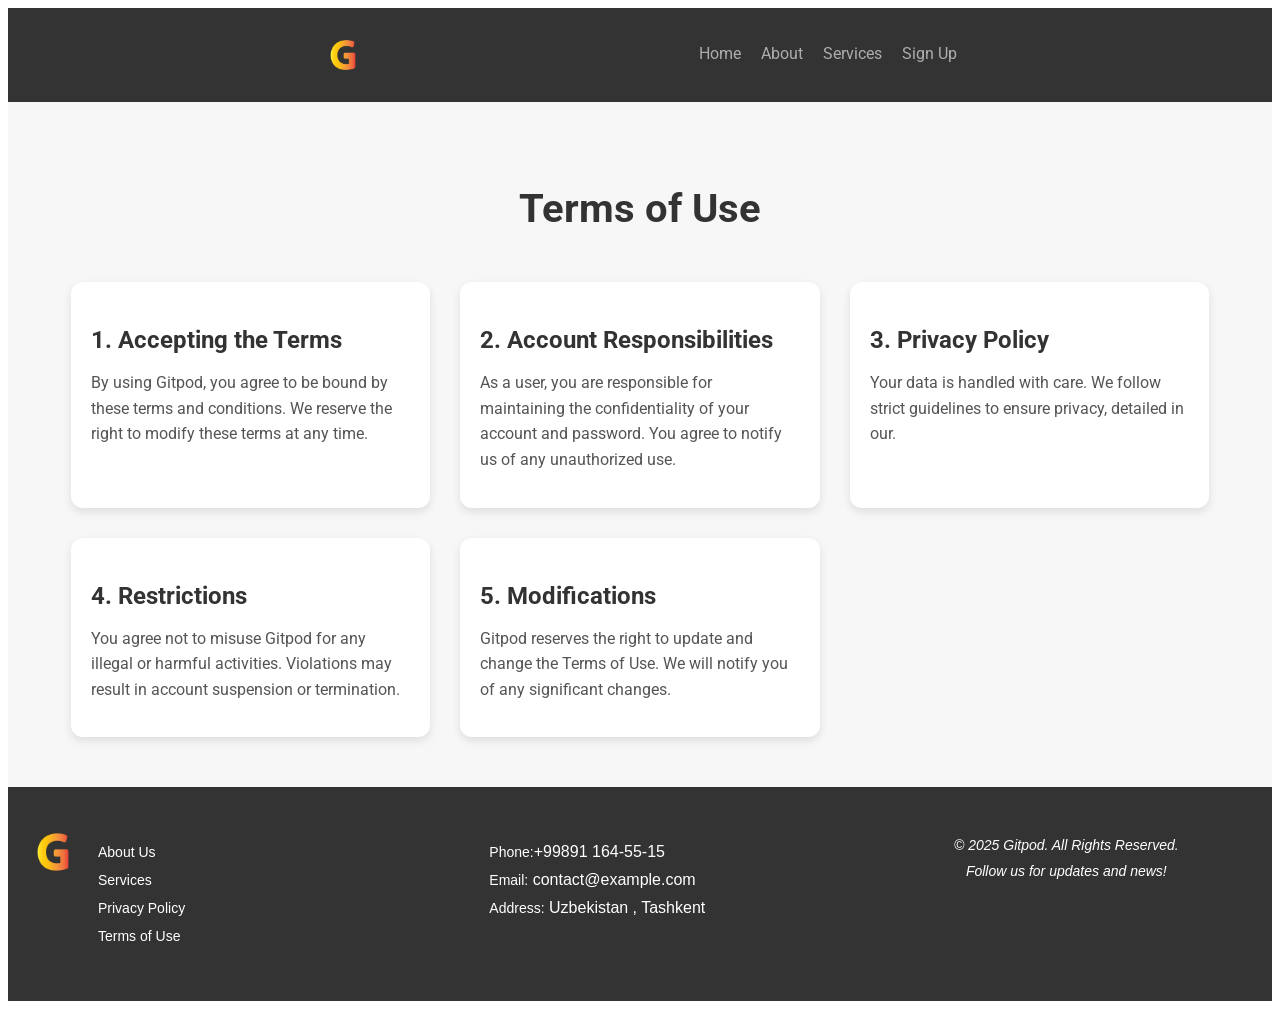
<file: terms.html>
<!DOCTYPE html>
<html lang="en">

<head>
  <meta charset="UTF-8">
  <meta name="viewport" content="width=device-width, initial-scale=1.0">
  <meta name="description"
    content=" The Terms and Conditions page outlines the rules, legal guidelines, and policies that users must agree to in order to use the website. It details user rights, website limitations, and any other important legal information.">
  <title>Gitpod - a platfrom for programmers</title>
  <!-- STYLE  -->
  <link rel="stylesheet" href="terms/style.css">

  <!-- ICON  -->
  <link rel="shortcut icon" href="./assets/svg/header-icon.svg" type="image/x-icon">

  <!-- GOOGLE FONTS  -->
  <link rel="preconnect" href="https://fonts.googleapis.com">
  <link rel="preconnect" href="https://fonts.gstatic.com" crossorigin>
  <link
    href="https://fonts.googleapis.com/css2?family=Roboto:ital,wght@0,100;0,300;0,400;0,500;0,700;0,900;1,100;1,300;1,400;1,500;1,700;1,900&display=swap"
    rel="stylesheet">

  <!-- FONT AWESOME  -->
  <link rel="stylesheet" href="https://cdnjs.cloudflare.com/ajax/libs/font-awesome/6.6.0/css/all.min.css"
    integrity="sha512-Kc323vGBEqzTmouAECnVceyQqyqdsSiqLQISBL29aUW4U/M7pSPA/gEUZQqv1cwx4OnYxTxve5UMg5GT6L4JJg=="
    crossorigin="anonymous" referrerpolicy="no-referrer" />
</head>

<body>
  <!-- HEADER  -->
  <header>
    <a href="/index.html" class="logo">
      <img class="img" src="./assets/svg/header-icon.svg" alt="header-logo" />
    </a>
    <nav class="nav">

      <ul>
        <li><a href="index.html">Home</a></li>
        <li><a href="about.html">About</a></li>
        <li><a href="services.html">Services</a></li>
        <li><a href="login.html">Sign Up</a></li>
      </ul>

    </nav>
    <div class="burger__menu" onclick="toggleMenu()">
      <div class="bar"></div>
      <div class="bar"></div>
      <div class="bar"></div>
    </div>
  </header>
  <!-- MAIN  -->
  <main>

    <!-- TERMS-OF-USE  -->
    <section id="terms__of__use">
      <div class="container">
        <h2>Terms of Use</h2>
        <div class="terms__grid">
          <div class="term__item">
            <h3>1. Accepting the Terms</h3>
            <p>By using Gitpod, you agree to be bound by these terms and conditions. We reserve the right to modify
              these terms at any time.</p>
          </div>
          <div class="term__item">
            <h3>2. Account Responsibilities</h3>
            <p>As a user, you are responsible for maintaining the confidentiality of your account and password. You
              agree to notify us of any unauthorized use.</p>
          </div>
          <div class="term__item">
            <h3>3. Privacy Policy</h3>
            <p>Your data is handled with care. We follow strict guidelines to ensure privacy, detailed in our.</p>
          </div>
          <div class="term__item">
            <h3>4. Restrictions</h3>
            <p>You agree not to misuse Gitpod for any illegal or harmful activities. Violations may result in account
              suspension or termination.</p>
          </div>
          <div class="term__item">
            <h3>5. Modifications</h3>
            <p>Gitpod reserves the right to update and change the Terms of Use. We will notify you of any significant
              changes.</p>
          </div>
        </div>
      </div>
    </section>
  </main>
  <style>

  </style>

  <!-- FOOTER  -->
  <footer class="footer">
    <div class="footer__container">
      <div class="footer__logo">
        <img src="./assets/svg/header-icon.svg" alt="Logo" />
      </div>
      <div class="footer__links">
        <ul>
          <li><a href="about.html" class="text__about">About Us</a></li>
          <li><a href="services.html" class="text__services">Services</a></li>
          <li><a href="policy.html" class="text__privacy">Privacy Policy</a></li>
          <li><a href="terms.html" class="text__terms">Terms of Use</a></li>
        </ul>
      </div>
      <div class="footer__contact">
        <ul>
          <li><span class="text__phone">Phone:</span>+99891 164-55-15</li>
          <li><span class="text__email">Email:</span> contact@example.com</li>
          <li><span class="text__address">Address:</span> Uzbekistan , Tashkent</li>
        </ul>
      </div>
      <div class="footer__extra">
        <p class="text__footer__info">© 2025 Gitpod. All Rights Reserved.</p>
        <p class="text__follow">Follow us for updates and news!</p>
      </div>
    </div>
  </footer>
  <!-- SCRIPT  -->
  <script src="js/terms.js"></script>
</body>

</html>
</file>
<file: about/style.css>
@import "footer.css";
@import "header.css";
@import "main.css";

main {
    padding: 50px 20px;
    font-family: 'Roboto';
}

header {
    background-color: #333;
    font-family: 'Roboto';
    color: #fff;
    padding: 20px 40px;
    display: flex;
    justify-content: space-between;
    align-items: center;
    position: relative;
}

footer {
    font-family: 'Roboto';
    background-color: #333;
    color: #fff;
    padding: 20px 40px;
    text-align: center;
    margin-top: 50px;
}

.to__top {
    width: 50px;
    height: 50px;
    border-radius: 50%;
    border: 2px solid  rgb(48, 46, 46);
    display: flex;
    justify-content: center;
    align-items: center;
    font-size: 35px;
    font-weight: 700;
    background: rgba(255, 255, 255, 0.2);
    backdrop-filter: blur(2px);
    position: fixed;
    right: 20px;
    bottom: 20px;
    cursor: pointer;
  }
  
  .to__top>span {
    animation: anim 500ms infinite linear;
  }
  
  @keyframes anim {
  
    0%,
    100% {
      transform: translate(0);
    }
  
    75% {
      transform: translateY(-7px);
    }
  }
</file>
<file: info/style.css>
/* MAIN */
*{
  font-family: 'Roboto';
}
.carousel__container {
    text-align: center;
    margin-top: 20px;
    font-family: 'Roboto';
}
  
.carousel {
    position: relative;
    width: 600px;
    margin: 0 auto;
}
  
.carousel__images img {
    width: 100%;
    height: auto;
    display: none;
    border-radius: 10px;
}
  
.carousel__images img.active {
    display: block;
}
  
.carousel__dots {
    text-align: center;
    margin-top: 10px;
}
  
.dot {
    height: 15px;
    width: 15px;
    margin: 0 5px;
    background-color: #000;
    border-radius: 50%;
    display: inline-block;
    cursor: pointer;
    transition: background-color 0.3s ease;
}
  
.dot.active {
    background-color: #555;
}


#carousel1 .carousel__images img {
    border-radius: 10px;
}
#carousel2 .carousel__images img {
    border-radius: 10px;
}
#carousel3 .carousel__images img {
    border-radius: 10px;
}

@media (max-width: 768px) {
    .carousel {
      width: 90%; 
    }
  
    .carousel__dots {
      margin-top: 5px; 
    }
  
    .dot {
      height: 10px;
      width: 10px; 
      margin: 0 3px;
    }
  }
  
  @media (max-width: 480px) {
    .carousel {
      width: 100%;
    }
  
    .carousel__dots {
      margin-top: 5px;
    }
  
    .dot {
      height: 8px;
      width: 8px;
      margin: 0 2px;
    }
  
    .carousel__container p {
      font-size: 1.2rem;
    }
  }

/* FAQ */
.faq {
  padding: 50px 20px;
  margin-top: 50px;
  max-width: 1200px;
  margin: 0 auto;
}

.faq h2 {
  font-size: 2rem;
  margin-bottom: 20px;
}

.faq div {
  background-color: #fff;
  padding: 20px;
  border-radius: 10px;
  box-shadow: 0 2px 5px rgba(0, 0, 0, 0.1);
  margin-bottom: 20px;
}

.faq div h3 {
  margin: 0;
  font-size: 1.2rem;
  cursor: pointer;
}

.faq div p {
  display: none;
  margin-top: 10px;
  font-size: 1rem;
}

.faq div.open p {
  display: block;
}
</file>
<file: login/style.css>
body {
    font-family: Arial, sans-serif;
    margin: 0;
    padding: 0;
    background-color: #F5F5F5;
}

header {
    background-color: #333;
    color: white;
    padding: 15px;
}

.container {
    display: flex;
    justify-content: space-between;
    align-items: center;
}

button {
    background-color: #ffdd57;
    border: none;
    color: #333;
    padding: 10px 20px;
    cursor: pointer;
    font-size: 16px;
}

button:hover {
    background-color: #ffcc00;
}

.login__container {
    max-width: 400px;
    margin: 50px auto;
    padding: 20px;
    background-color: white;
    border-radius: 8px;
    box-shadow: 0 0 15px rgba(0, 0, 0, 0.1);
    text-align: center; 
}

h2 {
    color: #333;
    margin-bottom: 20px;
}

form {
    display: flex;
    flex-direction: column;
    align-items: center; 
}

label {
    margin-bottom: 5px;
    width: 100%; 
    text-align: left;
    color: #555;
}

input {
    width: 100%;
    padding: 10px;
    margin-bottom: 15px;
    border: 1px solid #ccc;
    border-radius: 4px;
    box-sizing: border-box;
    transition: border-color 0.3s;
}

input:focus {
    border-color: #007bff;
    outline: none;
}

button[type="submit"] {
    background-color: #007bff;
    color: white;
    padding: 10px 20px;
    border: none;
    border-radius: 4px;
    cursor: pointer;
    transition: background-color 0.3s;
    width: 100%; 
}

button[type="submit"]:hover {
    background-color: #0056b3;
}

#message {
    margin-top: 20px;
    font-size: 16px;
}


@media (max-width: 600px) {
    .login__container {
        margin: 20px;
        padding: 15px;
    }

    header {
        padding: 10px;
    }
}


button[type="submit"] {
    background-color: #007bff;
    color: white;
    padding: 10px 20px;
    border: none;
    border-radius: 4px;
    cursor: pointer;
    transition: background-color 0.3s;
    width: 100%;
    margin-bottom: 10px;
}

button[type="submit"]:hover {
    background-color: #0056b3;
}

#cancelButton {
    background-color: #6c757d; 
    color: white;
    padding: 10px 20px;
    border: none;
    border-radius: 4px;
    cursor: pointer;
    transition: background-color 0.3s;
    width: 100%;
}

#cancelButton:hover {
    background-color: #5a6268;
}

#backButton {
    background-color: #dc3545; 
    color: white;
    padding: 10px 20px;
    border: none;
    border-radius: 4px;
    cursor: pointer;
    transition: background-color 0.3s;
    width: 100%;
    margin-top: 10px;
}

#backButton:hover {
    background-color: #c82333;
}
</file>
<file: navigation/style.css>
@import 'footer.css';
@import 'header.css';
@import 'main.css';

body {
    font-family:"Roboto";
    background: #F5F5F5;
    color: #333;
    transition: background 0.3s ease;
}

@keyframes fadeIn {
    from {
        opacity: 0;
    }
    to {
        opacity: 1;
    }
}

@keyframes slideInFromTop {
    from {
        opacity: 0;
        transform: translateY(-30px);
    }
    to {
        opacity: 1;
        transform: translateY(0);
    }
}

@keyframes slideInFromLeft {
    from {
        opacity: 0;
        transform: translateX(-30px);
    }
    to {
        opacity: 1;
        transform: translateX(0);
    }
}

@keyframes slideInFromBottom {
    from {
        opacity: 0;
        transform: translateY(30px);
    }
    to {
        opacity: 1;
        transform: translateY(0);
    }
}

@keyframes slideDown {
    from {
        opacity: 0;
        transform: translateY(-30px);
    }
    to {
        opacity: 1;
        transform: translateY(0);
    }
}
</file>
<file: policy/style.css>
@import 'header.css';
@import 'main.css';
@import 'footer.css';

body{
    font-family: 'Roboto';
}
</file>
<file: services/style.css>
@import 'header.css';
@import 'main.css';
@import 'footer.css';




body {
    font-family: 'Arial', sans-serif;
    background-color: #f1f1f1;

}
</file>
<file: terms/style.css>
@import "main.css";
@import "header.css";
@import "footer.css";
body{
    font-family: 'Roboto';
}
</file>
